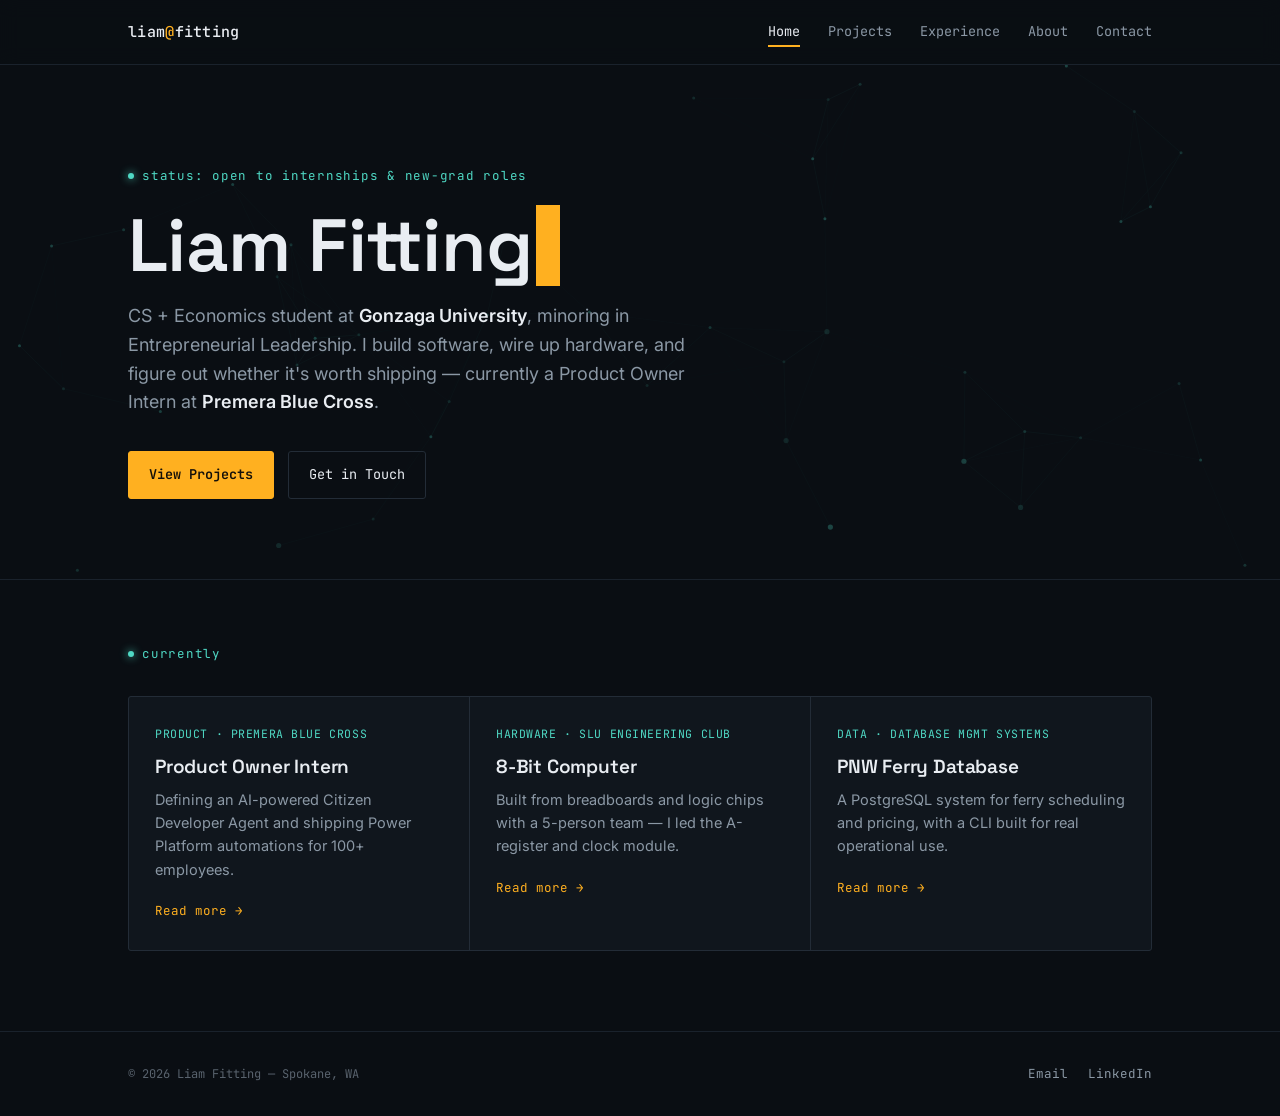
<file: index.html>
<!DOCTYPE html>
<html lang="en">
<head>
<meta charset="UTF-8">
<meta name="viewport" content="width=device-width, initial-scale=1.0">
<title>Liam Fitting — CS + Economics, Gonzaga University</title>
<meta name="description" content="Liam Fitting — Computer Science & Economics student at Gonzaga University. Building at the intersection of software, hardware, and business.">
<link rel="stylesheet" href="style.css">
</head>
<body>

<nav class="site-nav">
  <div class="wrap">
    <a href="index.html" class="nav-logo">liam<span>@</span>fitting</a>
    <button class="nav-toggle" aria-label="Toggle navigation">MENU</button>
    <ul class="nav-links">
      <li><a href="index.html">Home</a></li>
      <li><a href="projects.html">Projects</a></li>
      <li><a href="experience.html">Experience</a></li>
      <li><a href="about.html">About</a></li>
      <li><a href="contact.html">Contact</a></li>
    </ul>
  </div>
</nav>

<header class="hero">
  <canvas id="circuit-canvas" aria-hidden="true"></canvas>
  <div class="wrap">
    <span class="eyebrow">status: open to internships & new-grad roles</span>
    <h1 class="hero-title" data-typewriter="Liam Fitting"></h1>
    <p class="hero-sub">
      CS + Economics student at <strong>Gonzaga University</strong>, minoring in
      Entrepreneurial Leadership. I build software, wire up hardware, and figure out
      whether it's worth shipping — currently a Product Owner Intern at
      <strong>Premera Blue Cross</strong>.
    </p>
    <div class="btn-row">
      <a href="projects.html" class="btn btn-primary">View Projects</a>
      <a href="contact.html" class="btn btn-ghost">Get in Touch</a>
    </div>
  </div>
</header>

<main>
  <section class="signal">
    <div class="wrap">
      <div class="signal-head">
        <span class="eyebrow">currently</span>
      </div>
      <div class="signal-grid">
        <article class="signal-card">
          <span class="tag">PRODUCT · PREMERA BLUE CROSS</span>
          <h3>Product Owner Intern</h3>
          <p>Defining an AI-powered Citizen Developer Agent and shipping Power Platform automations for 100+ employees.</p>
          <a href="experience.html">Read more →</a>
        </article>
        <article class="signal-card">
          <span class="tag">HARDWARE · SLU ENGINEERING CLUB</span>
          <h3>8-Bit Computer</h3>
          <p>Built from breadboards and logic chips with a 5-person team — I led the A-register and clock module.</p>
          <a href="projects.html">Read more →</a>
        </article>
        <article class="signal-card">
          <span class="tag">DATA · DATABASE MGMT SYSTEMS</span>
          <h3>PNW Ferry Database</h3>
          <p>A PostgreSQL system for ferry scheduling and pricing, with a CLI built for real operational use.</p>
          <a href="projects.html">Read more →</a>
        </article>
      </div>
    </div>
  </section>
</main>

<footer class="site-footer">
  <div class="wrap">
    <span class="mono">© 2026 Liam Fitting — Spokane, WA</span>
    <ul class="footer-links">
      <li><a href="mailto:lgfitting@gmail.com">Email</a></li>
      <li><a href="https://www.linkedin.com/in/liam-fitting" target="_blank" rel="noopener">LinkedIn</a></li>
    </ul>
  </div>
</footer>

<script src="script.js"></script>
</body>
</html>
</file>
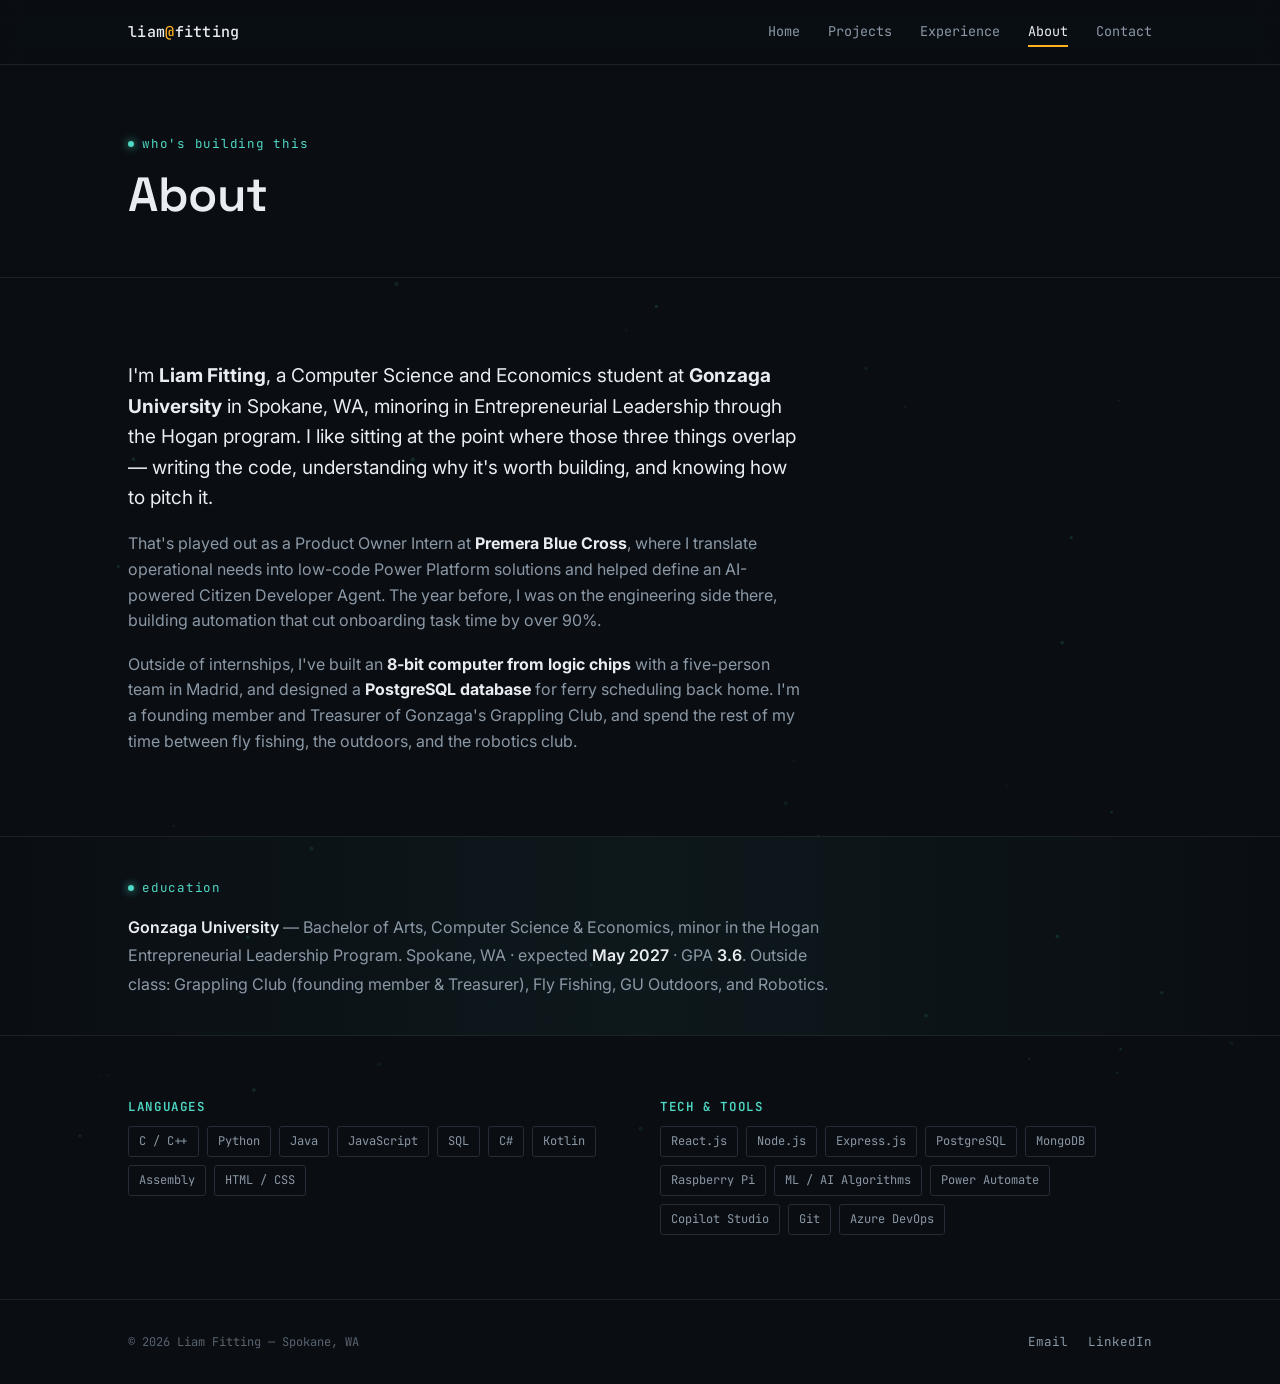
<file: about.html>
<!DOCTYPE html>
<html lang="en">
<head>
<meta charset="UTF-8">
<meta name="viewport" content="width=device-width, initial-scale=1.0">
<title>About — Liam Fitting</title>
<meta name="description" content="About Liam Fitting: Computer Science & Economics student at Gonzaga University, minor in Entrepreneurial Leadership.">
<link rel="stylesheet" href="style.css">
</head>
<body>

<nav class="site-nav">
  <div class="wrap">
    <a href="index.html" class="nav-logo">liam<span>@</span>fitting</a>
    <button class="nav-toggle" aria-label="Toggle navigation">MENU</button>
    <ul class="nav-links">
      <li><a href="index.html">Home</a></li>
      <li><a href="projects.html">Projects</a></li>
      <li><a href="experience.html">Experience</a></li>
      <li><a href="about.html">About</a></li>
      <li><a href="contact.html">Contact</a></li>
    </ul>
  </div>
</nav>

<header class="page-head">
  <div class="wrap">
    <span class="eyebrow">who's building this</span>
    <h1>About</h1>
  </div>
</header>

<main class="about-page">
  <canvas id="about-ambient" aria-hidden="true"></canvas>

  <section class="section about-bio">
    <div class="wrap">
      <p class="lede">
        I'm <strong>Liam Fitting</strong>, a Computer Science and Economics student at
        <strong>Gonzaga University</strong> in Spokane, WA, minoring in Entrepreneurial
        Leadership through the Hogan program. I like sitting at the point where those three
        things overlap — writing the code, understanding why it's worth building, and knowing
        how to pitch it.
      </p>
      <p>
        That's played out as a Product Owner Intern at <strong>Premera Blue Cross</strong>,
        where I translate operational needs into low-code Power Platform solutions and helped
        define an AI-powered Citizen Developer Agent. The year before, I was on the engineering
        side there, building automation that cut onboarding task time by over 90%.
      </p>
      <p>
        Outside of internships, I've built an <strong>8-bit computer from logic chips</strong>
        with a five-person team in Madrid, and designed a <strong>PostgreSQL database</strong>
        for ferry scheduling back home. I'm a founding member and Treasurer of Gonzaga's
        Grappling Club, and spend the rest of my time between fly fishing, the outdoors, and
        the robotics club.
      </p>
    </div>
  </section>

  <section class="edu-trace">
    <div class="wrap edu-trace-inner">
      <span class="eyebrow">education</span>
      <p class="edu-sentence">
        <strong>Gonzaga University</strong> — Bachelor of Arts, Computer Science &amp; Economics,
        minor in the Hogan Entrepreneurial Leadership Program. Spokane, WA · expected
        <strong>May 2027</strong> · GPA <strong>3.6</strong>. Outside class: Grappling Club
        (founding member &amp; Treasurer), Fly Fishing, GU Outdoors, and Robotics.
      </p>
    </div>
  </section>

  <section class="section">
    <div class="wrap">
      <div class="skills-flow">
        <div class="skill-block">
          <h3>Languages</h3>
          <div class="chip-row">
            <span class="chip">C / C++</span>
            <span class="chip">Python</span>
            <span class="chip">Java</span>
            <span class="chip">JavaScript</span>
            <span class="chip">SQL</span>
            <span class="chip">C#</span>
            <span class="chip">Kotlin</span>
            <span class="chip">Assembly</span>
            <span class="chip">HTML / CSS</span>
          </div>
        </div>

        <div class="skill-block">
          <h3>Tech &amp; Tools</h3>
          <div class="chip-row">
            <span class="chip">React.js</span>
            <span class="chip">Node.js</span>
            <span class="chip">Express.js</span>
            <span class="chip">PostgreSQL</span>
            <span class="chip">MongoDB</span>
            <span class="chip">Raspberry Pi</span>
            <span class="chip">ML / AI Algorithms</span>
            <span class="chip">Power Automate</span>
            <span class="chip">Copilot Studio</span>
            <span class="chip">Git</span>
            <span class="chip">Azure DevOps</span>
          </div>
        </div>
      </div>
    </div>
  </section>
</main>

<footer class="site-footer">
  <div class="wrap">
    <span class="mono">© 2026 Liam Fitting — Spokane, WA</span>
    <ul class="footer-links">
      <li><a href="mailto:lgfitting@gmail.com">Email</a></li>
      <li><a href="https://www.linkedin.com/in/liam-fitting" target="_blank" rel="noopener">LinkedIn</a></li>
    </ul>
  </div>
</footer>

<script src="script.js"></script>
</body>
</html>
</file>
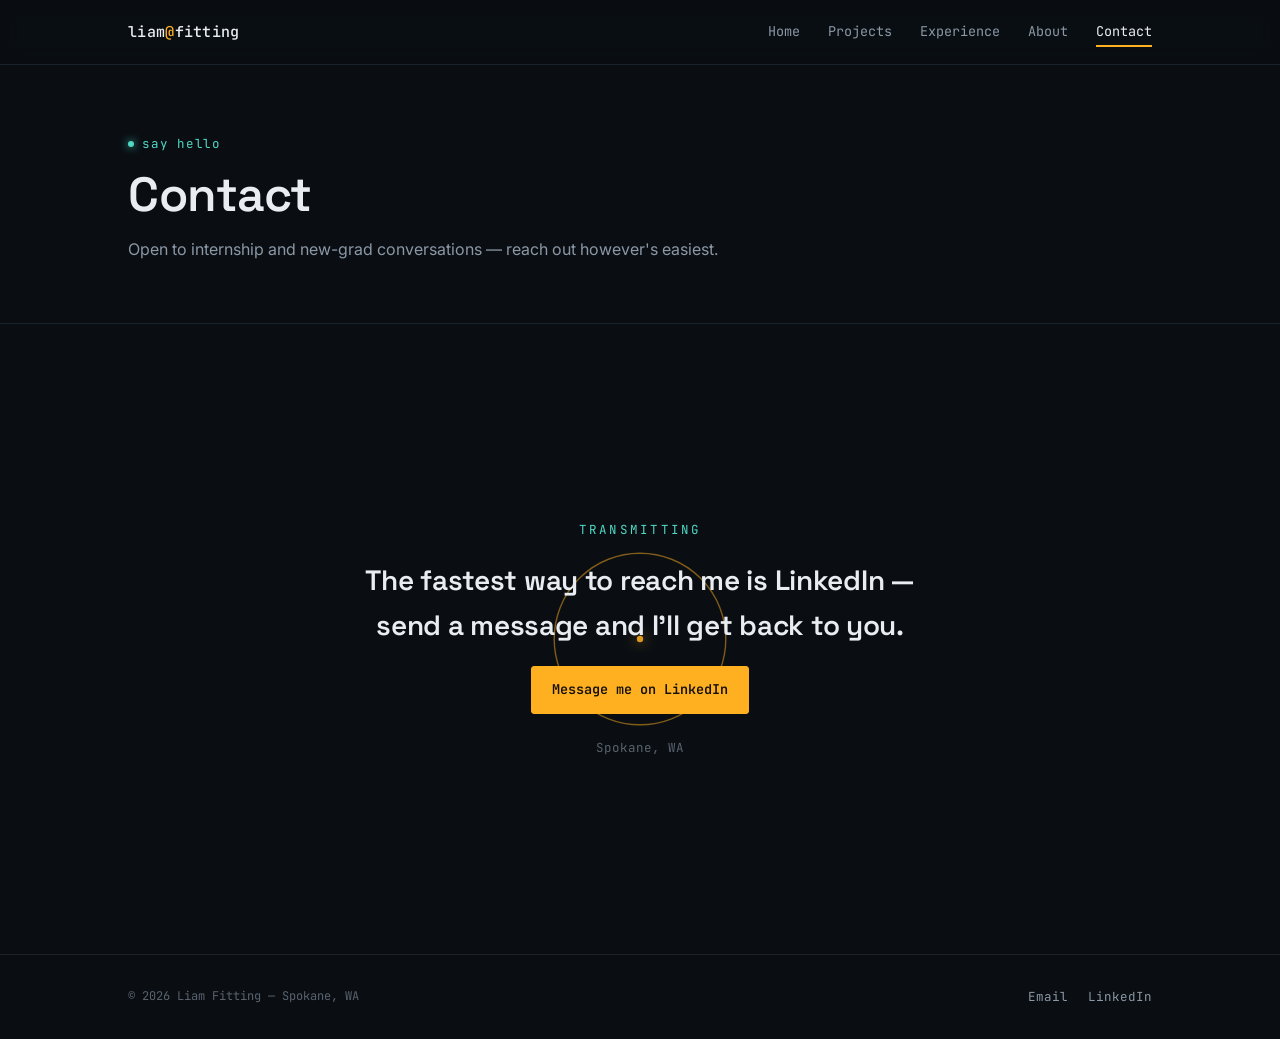
<file: contact.html>
<!DOCTYPE html>
<html lang="en">
<head>
<meta charset="UTF-8">
<meta name="viewport" content="width=device-width, initial-scale=1.0">
<title>Contact — Liam Fitting</title>
<meta name="description" content="Get in touch with Liam Fitting on LinkedIn.">
<link rel="stylesheet" href="style.css">
</head>
<body>

<nav class="site-nav">
  <div class="wrap">
    <a href="index.html" class="nav-logo">liam<span>@</span>fitting</a>
    <button class="nav-toggle" aria-label="Toggle navigation">MENU</button>
    <ul class="nav-links">
      <li><a href="index.html">Home</a></li>
      <li><a href="projects.html">Projects</a></li>
      <li><a href="experience.html">Experience</a></li>
      <li><a href="about.html">About</a></li>
      <li><a href="contact.html">Contact</a></li>
    </ul>
  </div>
</nav>

<header class="page-head">
  <div class="wrap">
    <span class="eyebrow">say hello</span>
    <h1>Contact</h1>
    <p>Open to internship and new-grad conversations — reach out however's easiest.</p>
  </div>
</header>

<main>
  <section class="beacon-section">
    <canvas id="beacon-canvas" aria-hidden="true"></canvas>
    <div class="wrap beacon-wrap">
      <span class="mono beacon-label">TRANSMITTING</span>
      <p class="beacon-text">The fastest way to reach me is LinkedIn — send a message and I'll get back to you.</p>
      <a class="btn btn-primary" href="https://www.linkedin.com/in/liam-fitting" target="_blank" rel="noopener">Message me on LinkedIn</a>
      <span class="mono beacon-location">Spokane, WA</span>
    </div>
  </section>
</main>

<footer class="site-footer">
  <div class="wrap">
    <span class="mono">© 2026 Liam Fitting — Spokane, WA</span>
    <ul class="footer-links">
      <li><a href="mailto:lgfitting@gmail.com">Email</a></li>
      <li><a href="https://www.linkedin.com/in/liam-fitting" target="_blank" rel="noopener">LinkedIn</a></li>
    </ul>
  </div>
</footer>

<script src="script.js"></script>
</body>
</html>
</file>
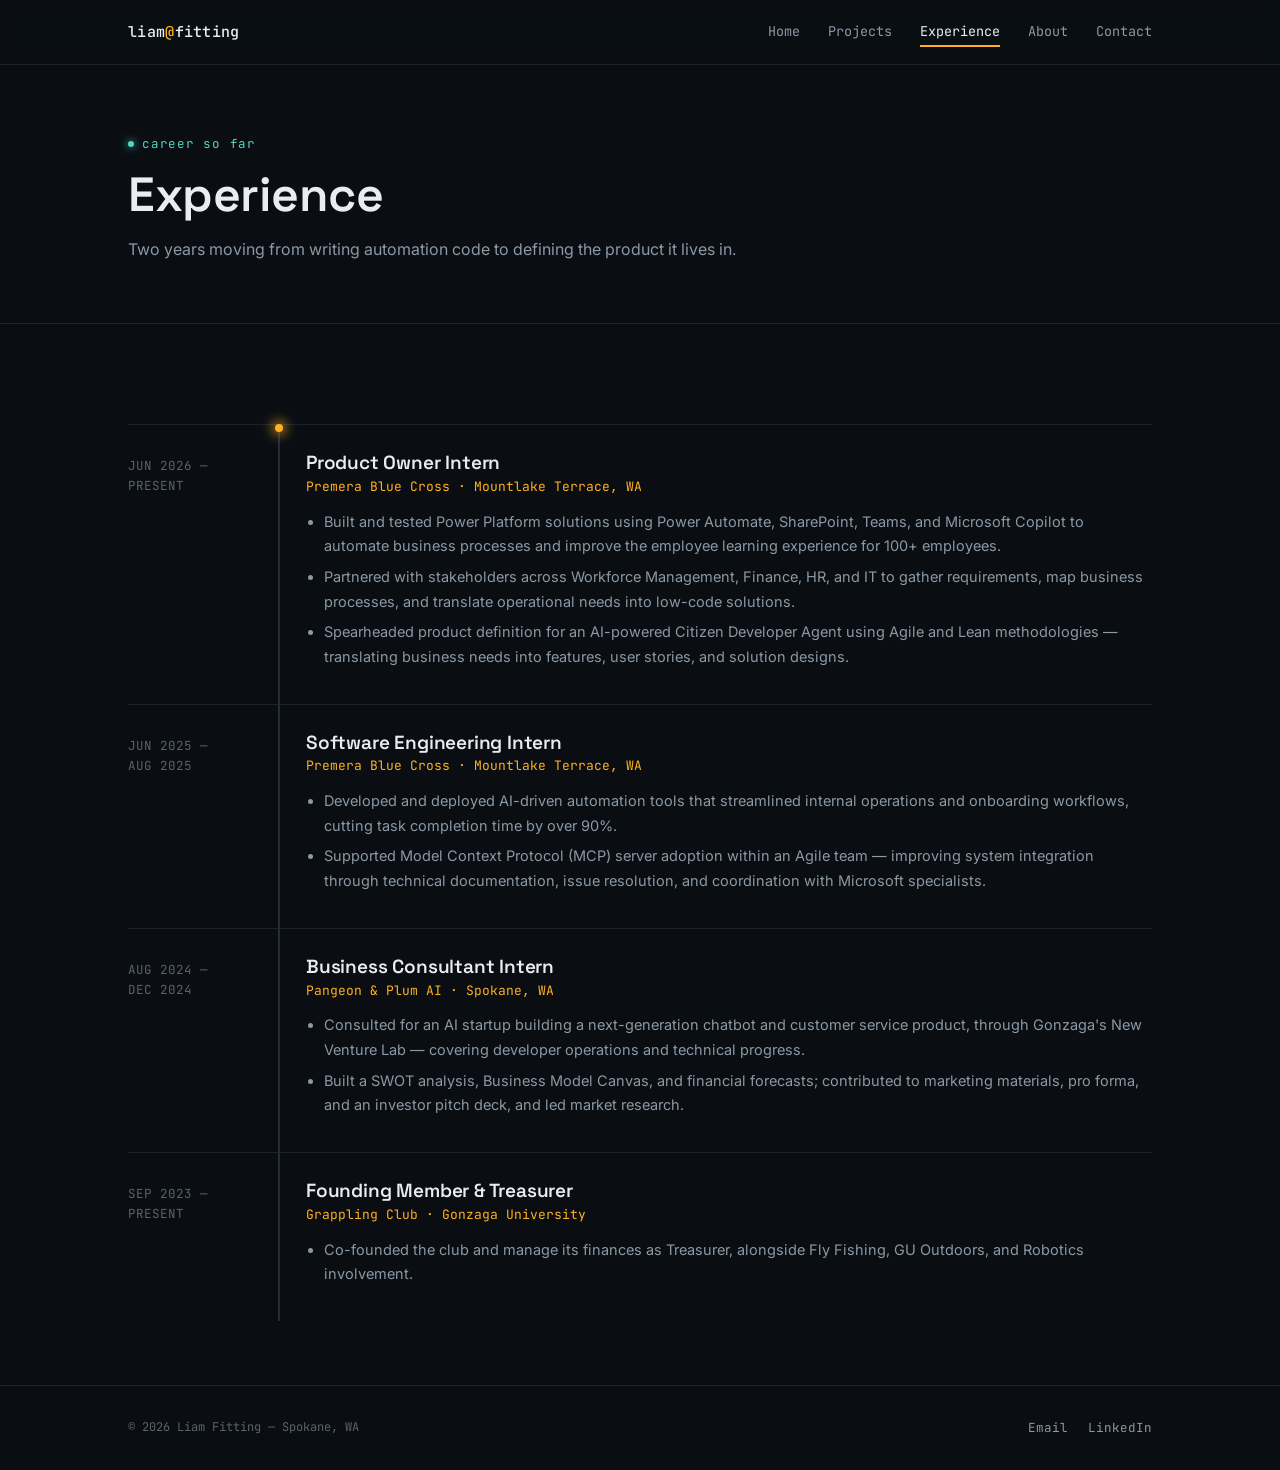
<file: experience.html>
<!DOCTYPE html>
<html lang="en">
<head>
<meta charset="UTF-8">
<meta name="viewport" content="width=device-width, initial-scale=1.0">
<title>Experience — Liam Fitting</title>
<meta name="description" content="Professional experience: Product Owner and Software Engineering internships at Premera Blue Cross, and a business consulting role at Pangeon & Plum AI.">
<link rel="stylesheet" href="style.css">
</head>
<body>

<nav class="site-nav">
  <div class="wrap">
    <a href="index.html" class="nav-logo">liam<span>@</span>fitting</a>
    <button class="nav-toggle" aria-label="Toggle navigation">MENU</button>
    <ul class="nav-links">
      <li><a href="index.html">Home</a></li>
      <li><a href="projects.html">Projects</a></li>
      <li><a href="experience.html">Experience</a></li>
      <li><a href="about.html">About</a></li>
      <li><a href="contact.html">Contact</a></li>
    </ul>
  </div>
</nav>

<header class="page-head">
  <div class="wrap">
    <span class="eyebrow">career so far</span>
    <h1>Experience</h1>
    <p>Two years moving from writing automation code to defining the product it lives in.</p>
  </div>
</header>

<main>
  <section class="section">
    <div class="wrap">
      <div class="timeline">
        <div class="timeline-track" aria-hidden="true"><div class="timeline-pulse"></div></div>

        <div class="timeline-item">
          <div class="timeline-date">JUN 2026 —<br>PRESENT</div>
          <div class="timeline-role">
            <h3>Product Owner Intern</h3>
            <span class="timeline-org">Premera Blue Cross · Mountlake Terrace, WA</span>
            <ul>
              <li>Built and tested Power Platform solutions using Power Automate, SharePoint, Teams, and Microsoft Copilot to automate business processes and improve the employee learning experience for 100+ employees.</li>
              <li>Partnered with stakeholders across Workforce Management, Finance, HR, and IT to gather requirements, map business processes, and translate operational needs into low-code solutions.</li>
              <li>Spearheaded product definition for an AI-powered Citizen Developer Agent using Agile and Lean methodologies — translating business needs into features, user stories, and solution designs.</li>
            </ul>
          </div>
        </div>

        <div class="timeline-item">
          <div class="timeline-date">JUN 2025 —<br>AUG 2025</div>
          <div class="timeline-role">
            <h3>Software Engineering Intern</h3>
            <span class="timeline-org">Premera Blue Cross · Mountlake Terrace, WA</span>
            <ul>
              <li>Developed and deployed AI-driven automation tools that streamlined internal operations and onboarding workflows, cutting task completion time by over 90%.</li>
              <li>Supported Model Context Protocol (MCP) server adoption within an Agile team — improving system integration through technical documentation, issue resolution, and coordination with Microsoft specialists.</li>
            </ul>
          </div>
        </div>

        <div class="timeline-item">
          <div class="timeline-date">AUG 2024 —<br>DEC 2024</div>
          <div class="timeline-role">
            <h3>Business Consultant Intern</h3>
            <span class="timeline-org">Pangeon &amp; Plum AI · Spokane, WA</span>
            <ul>
              <li>Consulted for an AI startup building a next-generation chatbot and customer service product, through Gonzaga's New Venture Lab — covering developer operations and technical progress.</li>
              <li>Built a SWOT analysis, Business Model Canvas, and financial forecasts; contributed to marketing materials, pro forma, and an investor pitch deck, and led market research.</li>
            </ul>
          </div>
        </div>

        <div class="timeline-item">
          <div class="timeline-date">SEP 2023 —<br>PRESENT</div>
          <div class="timeline-role">
            <h3>Founding Member &amp; Treasurer</h3>
            <span class="timeline-org">Grappling Club · Gonzaga University</span>
            <ul>
              <li>Co-founded the club and manage its finances as Treasurer, alongside Fly Fishing, GU Outdoors, and Robotics involvement.</li>
            </ul>
          </div>
        </div>

      </div>
    </div>
  </section>
</main>

<footer class="site-footer">
  <div class="wrap">
    <span class="mono">© 2026 Liam Fitting — Spokane, WA</span>
    <ul class="footer-links">
      <li><a href="mailto:lgfitting@gmail.com">Email</a></li>
      <li><a href="https://www.linkedin.com/in/liam-fitting" target="_blank" rel="noopener">LinkedIn</a></li>
    </ul>
  </div>
</footer>

<script src="script.js"></script>
</body>
</html>
</file>
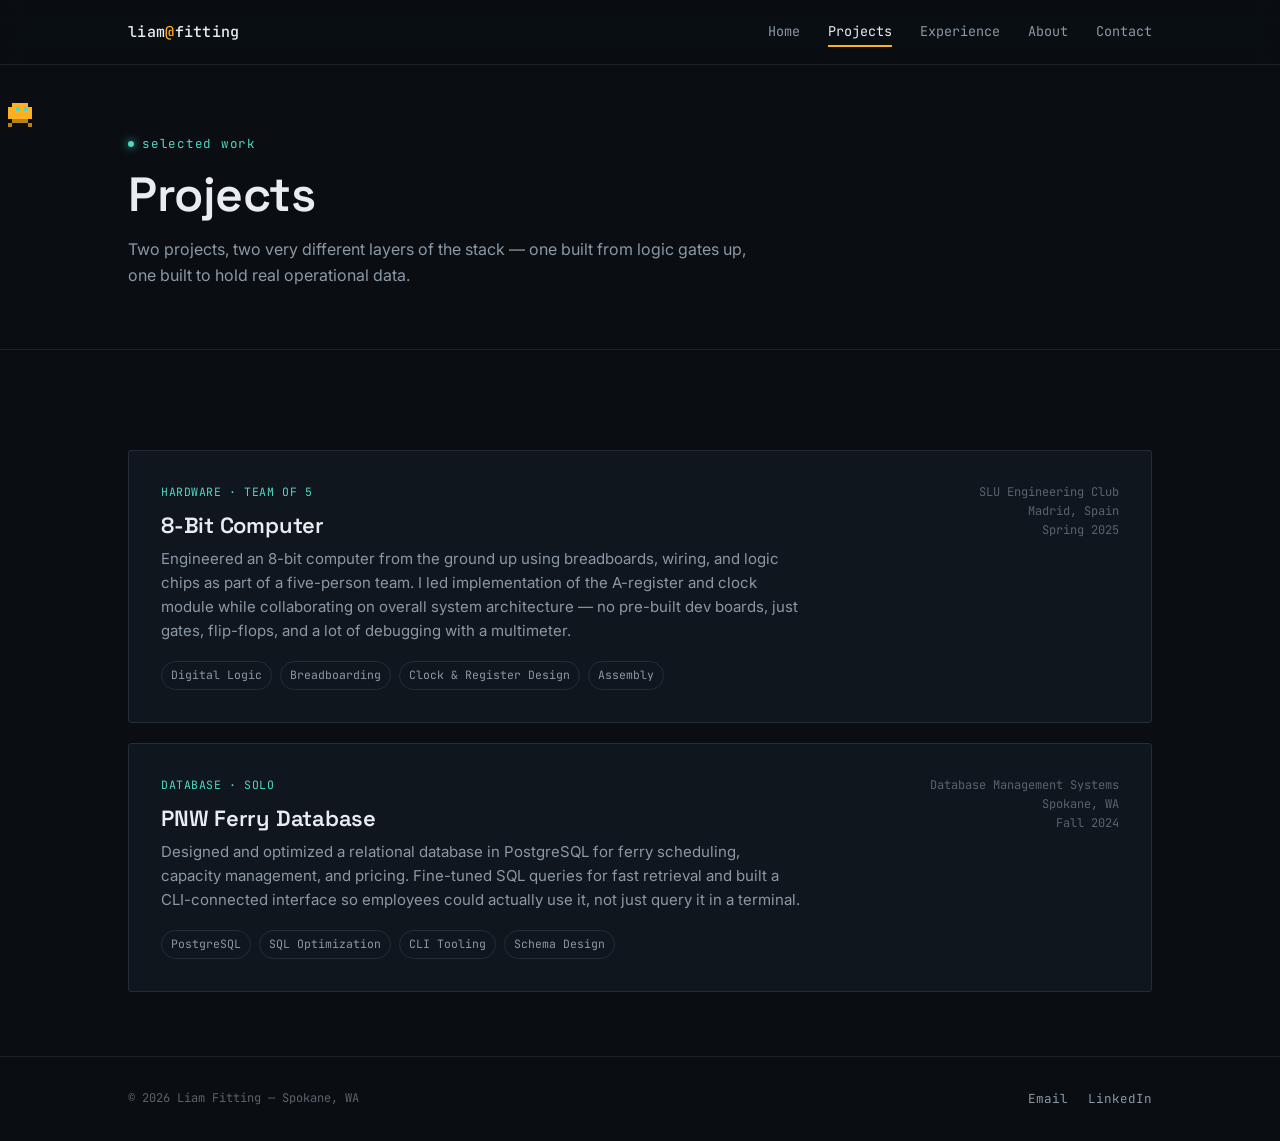
<file: projects.html>
<!DOCTYPE html>
<html lang="en">
<head>
<meta charset="UTF-8">
<meta name="viewport" content="width=device-width, initial-scale=1.0">
<title>Projects — Liam Fitting</title>
<meta name="description" content="Projects by Liam Fitting: an 8-bit computer built from logic chips, and a PostgreSQL ferry scheduling database.">
<link rel="stylesheet" href="style.css">
</head>
<body>

<nav class="site-nav">
  <div class="wrap">
    <a href="index.html" class="nav-logo">liam<span>@</span>fitting</a>
    <button class="nav-toggle" aria-label="Toggle navigation">MENU</button>
    <ul class="nav-links">
      <li><a href="index.html">Home</a></li>
      <li><a href="projects.html">Projects</a></li>
      <li><a href="experience.html">Experience</a></li>
      <li><a href="about.html">About</a></li>
      <li><a href="contact.html">Contact</a></li>
    </ul>
  </div>
</nav>

<header class="page-head page-head--projects">
  <div class="wrap">
    <span class="eyebrow">selected work</span>
    <h1>Projects</h1>
    <p>Two projects, two very different layers of the stack — one built from logic gates up, one built to hold real operational data.</p>
  </div>
  <div class="pixel-bot" aria-hidden="true">
    <div class="pixel-bot-walk">
      <div class="pixel-bot-sprite"></div>
    </div>
  </div>
</header>

<main>
  <section class="section">
    <div class="wrap">
      <div class="projects-list">

        <article class="project-card">
          <div>
            <span class="tag">HARDWARE · TEAM OF 5</span>
            <h3>8-Bit Computer</h3>
            <p>
              Engineered an 8-bit computer from the ground up using breadboards, wiring, and logic chips
              as part of a five-person team. I led implementation of the A-register and clock module
              while collaborating on overall system architecture — no pre-built dev boards, just gates,
              flip-flops, and a lot of debugging with a multimeter.
            </p>
            <div class="stack">
              <span>Digital Logic</span>
              <span>Breadboarding</span>
              <span>Clock &amp; Register Design</span>
              <span>Assembly</span>
            </div>
          </div>
          <div class="project-meta">SLU Engineering Club<br>Madrid, Spain<br>Spring 2025</div>
        </article>

        <article class="project-card">
          <div>
            <span class="tag">DATABASE · SOLO</span>
            <h3>PNW Ferry Database</h3>
            <p>
              Designed and optimized a relational database in PostgreSQL for ferry scheduling, capacity
              management, and pricing. Fine-tuned SQL queries for fast retrieval and built a CLI-connected
              interface so employees could actually use it, not just query it in a terminal.
            </p>
            <div class="stack">
              <span>PostgreSQL</span>
              <span>SQL Optimization</span>
              <span>CLI Tooling</span>
              <span>Schema Design</span>
            </div>
          </div>
          <div class="project-meta">Database Management Systems<br>Spokane, WA<br>Fall 2024</div>
        </article>

      </div>
    </div>
  </section>
</main>

<footer class="site-footer">
  <div class="wrap">
    <span class="mono">© 2026 Liam Fitting — Spokane, WA</span>
    <ul class="footer-links">
      <li><a href="mailto:lgfitting@gmail.com">Email</a></li>
      <li><a href="https://www.linkedin.com/in/liam-fitting" target="_blank" rel="noopener">LinkedIn</a></li>
    </ul>
  </div>
</footer>

<script src="script.js"></script>
</body>
</html>
</file>
<file: style.css>
/* ==========================================================================
   Liam Fitting — Design tokens
   Retro-phosphor / circuit-board direction: dark charcoal-blue base,
   amber CRT accent (primary), teal trace accent (secondary).
   Display: Space Grotesk · Body: Inter · Mono/utility: JetBrains Mono
   ========================================================================== */

@import url('https://fonts.googleapis.com/css2?family=Space+Grotesk:wght@500;600;700&family=Inter:wght@400;500;600;700&family=JetBrains+Mono:wght@400;500;600&display=swap');

:root{
  --bg: #0a0e13;
  --bg-panel: #10161d;
  --bg-panel-2: #171f28;
  --border: #232c37;
  --border-soft: #1a222c;

  --text: #e9edf2;
  --text-dim: #8b98a5;
  --text-faint: #59636e;

  --amber: #ffb020;
  --amber-dim: #b9821c;
  --teal: #4fd8c4;
  --teal-dim: #2e8f81;
  --red: #ff6b5e;

  --display: 'Space Grotesk', sans-serif;
  --body: 'Inter', sans-serif;
  --mono: 'JetBrains Mono', monospace;

  --max-w: 1080px;
  --radius: 3px;
}

*{ box-sizing: border-box; }
html{ scroll-behavior: smooth; }

body{
  margin: 0;
  background: var(--bg);
  color: var(--text);
  font-family: var(--body);
  font-size: 16px;
  line-height: 1.6;
  -webkit-font-smoothing: antialiased;
}

@media (prefers-reduced-motion: reduce){
  html{ scroll-behavior: auto; }
  *{ animation-duration: 0.001ms !important; animation-iteration-count: 1 !important; transition-duration: 0.001ms !important; }
}

a{ color: inherit; text-decoration: none; }
img{ max-width: 100%; display: block; }

:focus-visible{
  outline: 2px solid var(--amber);
  outline-offset: 3px;
}

.wrap{
  max-width: var(--max-w);
  margin: 0 auto;
  padding: 0 28px;
}

/* ---- typography helpers ---- */
h1, h2, h3{
  font-family: var(--display);
  font-weight: 600;
  line-height: 1.1;
  margin: 0;
  letter-spacing: -0.01em;
}

.eyebrow{
  font-family: var(--mono);
  font-size: 12.5px;
  letter-spacing: 0.06em;
  color: var(--teal);
  text-transform: none;
  display: inline-flex;
  align-items: center;
  gap: 8px;
}
.eyebrow::before{
  content: '';
  width: 6px; height: 6px;
  background: var(--teal);
  border-radius: 50%;
  box-shadow: 0 0 8px var(--teal);
}

.mono{ font-family: var(--mono); }

/* ---- nav ---- */
.site-nav{
  position: sticky;
  top: 0;
  z-index: 50;
  background: rgba(10,14,19,0.86);
  backdrop-filter: blur(10px);
  border-bottom: 1px solid var(--border-soft);
}
.site-nav .wrap{
  display: flex;
  align-items: center;
  justify-content: space-between;
  height: 64px;
}
.nav-logo{
  font-family: var(--mono);
  font-size: 15px;
  font-weight: 500;
  color: var(--text);
  letter-spacing: 0.02em;
}
.nav-logo span{ color: var(--amber); }

.nav-links{
  display: flex;
  gap: 28px;
  list-style: none;
  margin: 0; padding: 0;
  font-family: var(--mono);
  font-size: 13.5px;
}
.nav-links a{
  color: var(--text-dim);
  position: relative;
  padding: 4px 0;
  transition: color 0.15s ease;
}
.nav-links a:hover, .nav-links a.active{ color: var(--text); }
.nav-links a.active::after{
  content:'';
  position: absolute;
  left: 0; right: 0; bottom: -3px;
  height: 2px;
  background: var(--amber);
}
.nav-toggle{ display: none; }

@media (max-width: 720px){
  .nav-links{
    position: fixed;
    top: 64px; left: 0; right: 0;
    background: var(--bg-panel);
    border-bottom: 1px solid var(--border);
    flex-direction: column;
    gap: 0;
    padding: 8px 28px 18px;
    transform: translateY(-8px);
    opacity: 0;
    pointer-events: none;
    transition: all 0.18s ease;
  }
  .nav-links.open{ transform: translateY(0); opacity: 1; pointer-events: auto; }
  .nav-links li{ border-bottom: 1px solid var(--border-soft); }
  .nav-links a{ display: block; padding: 12px 0; }
  .nav-toggle{
    display: block;
    background: none; border: 1px solid var(--border);
    color: var(--text); font-family: var(--mono); font-size: 13px;
    padding: 6px 10px; border-radius: var(--radius); cursor: pointer;
  }
}

/* ---- buttons ---- */
.btn{
  display: inline-flex;
  align-items: center;
  gap: 8px;
  font-family: var(--mono);
  font-size: 13.5px;
  padding: 12px 20px;
  border-radius: var(--radius);
  border: 1px solid var(--border);
  cursor: pointer;
  transition: border-color 0.15s ease, transform 0.15s ease, background 0.15s ease;
}
.btn-primary{
  background: var(--amber);
  color: #14100a;
  border-color: var(--amber);
  font-weight: 600;
}
.btn-primary:hover{ transform: translateY(-1px); box-shadow: 0 6px 20px -6px rgba(255,176,32,0.5); }
.btn-ghost{ color: var(--text); background: transparent; }
.btn-ghost:hover{ border-color: var(--teal); color: var(--teal); }

.btn-row{ display: flex; gap: 14px; flex-wrap: wrap; }

/* ---- hero (home) ---- */
.hero{
  position: relative;
  padding: 96px 0 80px;
  overflow: hidden;
  border-bottom: 1px solid var(--border-soft);
}
#circuit-canvas{
  position: absolute;
  inset: 0;
  width: 100%; height: 100%;
  z-index: 0;
  opacity: 0.55;
}
.hero .wrap{ position: relative; z-index: 1; }

.hero-title{
  font-size: clamp(40px, 7vw, 74px);
  margin: 18px 0 16px;
}
.hero-title .cursor{
  display: inline-block;
  width: 0.5ch;
  background: var(--amber);
  margin-left: 4px;
  animation: blink 1s steps(1) infinite;
}
@keyframes blink{ 50%{ opacity: 0; } }

.hero-sub{
  font-size: 18px;
  color: var(--text-dim);
  max-width: 560px;
  margin: 0 0 34px;
}
.hero-sub strong{ color: var(--text); font-weight: 600; }

/* ---- signal cards (home highlights) ---- */
.signal{
  padding: 64px 0 80px;
}
.signal-head{
  display: flex;
  align-items: baseline;
  justify-content: space-between;
  margin-bottom: 32px;
  flex-wrap: wrap;
  gap: 12px;
}
.signal-grid{
  display: grid;
  grid-template-columns: repeat(3, 1fr);
  gap: 1px;
  background: var(--border);
  border: 1px solid var(--border);
  border-radius: var(--radius);
  overflow: hidden;
}
@media (max-width: 780px){ .signal-grid{ grid-template-columns: 1fr; } }

.signal-card{
  background: var(--bg-panel);
  padding: 28px 26px;
  transition: background 0.2s ease;
}
.signal-card:hover{ background: var(--bg-panel-2); }
.signal-card .tag{
  font-family: var(--mono);
  font-size: 11.5px;
  color: var(--teal);
  letter-spacing: 0.05em;
  margin-bottom: 14px;
  display: block;
}
.signal-card h3{ font-size: 19px; margin-bottom: 10px; }
.signal-card p{ color: var(--text-dim); font-size: 14.5px; margin: 0 0 16px; }
.signal-card a{
  font-family: var(--mono);
  font-size: 12.5px;
  color: var(--amber);
}
.signal-card a:hover{ text-decoration: underline; }

/* ---- generic page header (non-home pages) ---- */
.page-head{
  padding: 64px 0 44px;
  border-bottom: 1px solid var(--border-soft);
}
.page-head h1{ font-size: clamp(32px, 5vw, 48px); margin: 14px 0 12px; }
.page-head p{ color: var(--text-dim); max-width: 620px; font-size: 16px; }

/* ---- section ---- */
.section{ padding: 64px 0; }
.section + .section{ border-top: 1px solid var(--border-soft); }
.section-title{ font-size: 13px; }

/* ---- timeline (experience) ---- */
/* A signal pulse travels the spine of the timeline — career as current
   flowing through a circuit, matching the homepage's traces. */
.timeline{ position: relative; display: flex; flex-direction: column; gap: 0; margin-top: 36px; }
.timeline-track{
  position: absolute;
  top: 0; bottom: 0;
  left: 150px;
  width: 2px;
  background: var(--border);
}
.timeline-pulse{
  position: absolute;
  left: -3px;
  width: 8px; height: 8px;
  border-radius: 50%;
  background: var(--amber);
  box-shadow: 0 0 12px 3px rgba(255,176,32,0.7), 0 -18px 24px -4px rgba(255,176,32,0.35);
  animation: pulse-travel 5s ease-in-out infinite;
}
@keyframes pulse-travel{
  0%{ top: 0%; opacity: 0; }
  8%{ opacity: 1; }
  92%{ opacity: 1; }
  100%{ top: 100%; opacity: 0; }
}
@media (max-width: 640px){ .timeline-track{ display: none; } }
@media (prefers-reduced-motion: reduce){ .timeline-pulse{ animation: none; top: 40%; opacity: 0.8; } }
.timeline-item{
  display: grid;
  grid-template-columns: 150px 1fr;
  gap: 28px;
  padding: 28px 0;
  border-top: 1px solid var(--border-soft);
}
.timeline-item:first-child{ border-top: none; }
@media (max-width: 640px){ .timeline-item{ grid-template-columns: 1fr; gap: 8px; } }

.timeline-date{
  font-family: var(--mono);
  font-size: 12.5px;
  color: var(--text-faint);
  padding-top: 3px;
}
.timeline-role h3{ font-size: 19px; margin-bottom: 3px; }
.timeline-org{
  font-family: var(--mono);
  font-size: 13px;
  color: var(--amber);
  margin-bottom: 12px;
  display: block;
}
.timeline-role ul{
  margin: 0; padding-left: 18px;
  color: var(--text-dim);
  font-size: 14.5px;
  line-height: 1.7;
}
.timeline-role li{ margin-bottom: 6px; }

/* ---- pixel-bot mascot (projects page) ---- */
/* Built from box-shadow "pixels" — a nod to the 8-bit computer project. */
.page-head--projects{ position: relative; overflow: hidden; }
.pixel-bot{
  position: absolute;
  top: 38px;
  left: 0;
  width: 100%;
  height: 32px;
  pointer-events: none;
}
.pixel-bot-walk{
  position: absolute;
  width: 4px; height: 4px;
  left: 0;
  animation: bot-walk 9s ease-in-out infinite;
}
.pixel-bot-sprite{
  position: absolute;
  width: 4px; height: 4px;
  left: 0;
  animation: bot-bob 0.6s ease-in-out infinite;
  box-shadow:
    12px 0 0 var(--amber), 16px 0 0 var(--amber), 20px 0 0 var(--amber), 24px 0 0 var(--amber),
    8px 4px 0 var(--amber), 12px 4px 0 var(--amber), 16px 4px 0 var(--teal), 20px 4px 0 var(--amber), 24px 4px 0 var(--teal), 28px 4px 0 var(--amber),
    8px 8px 0 var(--amber), 12px 8px 0 var(--amber), 16px 8px 0 var(--amber), 20px 8px 0 var(--amber), 24px 8px 0 var(--amber), 28px 8px 0 var(--amber),
    8px 12px 0 var(--amber), 12px 12px 0 var(--amber), 16px 12px 0 var(--amber), 20px 12px 0 var(--amber), 24px 12px 0 var(--amber), 28px 12px 0 var(--amber),
    12px 16px 0 var(--amber-dim), 16px 16px 0 var(--amber-dim), 20px 16px 0 var(--amber-dim), 24px 16px 0 var(--amber-dim),
    8px 20px 0 var(--amber-dim), 28px 20px 0 var(--amber-dim);
}
@keyframes bot-walk{
  0%{ transform: translateX(0); }
  45%{ transform: translateX(calc(min(70vw, 640px))); }
  50%{ transform: translateX(calc(min(70vw, 640px))); }
  95%{ transform: translateX(0); }
  100%{ transform: translateX(0); }
}
@keyframes bot-bob{
  0%, 100%{ transform: translateY(0); }
  50%{ transform: translateY(-3px); }
}
@media (max-width: 780px){ .pixel-bot{ display: none; } }
@media (prefers-reduced-motion: reduce){
  .pixel-bot-walk, .pixel-bot-sprite{ animation: none; }
  .pixel-bot-walk{ left: 16px; }
}

/* ---- project cards (projects page) ---- */
.projects-list{ display: flex; flex-direction: column; gap: 20px; margin-top: 36px; }
.project-card{
  border: 1px solid var(--border);
  border-radius: var(--radius);
  padding: 32px;
  background: var(--bg-panel);
  display: grid;
  grid-template-columns: 1fr auto;
  gap: 20px;
  align-items: start;
}
@media (max-width: 640px){ .project-card{ grid-template-columns: 1fr; } }
.project-card .tag{
  font-family: var(--mono); font-size: 11.5px; color: var(--teal);
  letter-spacing: 0.05em; display:block; margin-bottom: 12px;
}
.project-card h3{ font-size: 22px; margin-bottom: 10px; }
.project-card p{ color: var(--text-dim); font-size: 15px; max-width: 640px; margin: 0 0 18px;}
.stack{ display: flex; flex-wrap: wrap; gap: 8px; }
.stack span{
  font-family: var(--mono);
  font-size: 11.5px;
  border: 1px solid var(--border);
  color: var(--text-dim);
  padding: 4px 9px;
  border-radius: 20px;
}
.project-meta{
  font-family: var(--mono);
  font-size: 12px;
  color: var(--text-faint);
  text-align: right;
  white-space: nowrap;
}

/* ---- about page ---- */
.about-page{ position: relative; }
#about-ambient{
  position: absolute;
  top: 0; left: 0;
  width: 100%;
  height: 900px;
  z-index: 0;
  opacity: 0.5;
  pointer-events: none;
}
.about-bio{ position: relative; z-index: 1; }
.about-bio .lede{ font-size: 19px; color: var(--text); }
.about-bio p{ color: var(--text-dim); font-size: 16px; max-width: 680px; margin-bottom: 18px; }
.about-bio p strong{ color: var(--text); }

/* education woven in as a flowing trace band, not a boxed card */
.edu-trace{
  position: relative;
  z-index: 1;
  border-top: 1px solid var(--border-soft);
  border-bottom: 1px solid var(--border-soft);
  background: linear-gradient(90deg, transparent, rgba(79,216,196,0.05), transparent);
}
.edu-trace-inner{ padding: 36px 28px; }
.edu-sentence{
  font-size: 16px;
  color: var(--text-dim);
  max-width: 720px;
  margin: 14px 0 0;
  line-height: 1.8;
}
.edu-sentence strong{ color: var(--text); font-weight: 600; }

.skills-flow{
  display: grid;
  grid-template-columns: 1fr 1fr;
  gap: 40px;
  position: relative;
  z-index: 1;
}
@media (max-width: 640px){ .skills-flow{ grid-template-columns: 1fr; gap: 28px; } }

.skill-block{ margin-bottom: 0; }
.skill-block h3{
  font-family: var(--mono); font-size: 12.5px; color: var(--teal);
  letter-spacing: 0.05em; margin-bottom: 12px; text-transform: uppercase;
}
.chip-row{ display: flex; flex-wrap: wrap; gap: 8px; }
.chip{
  font-family: var(--mono); font-size: 12px;
  border: 1px solid var(--border);
  padding: 5px 10px;
  border-radius: var(--radius);
  color: var(--text-dim);
  transition: border-color 0.15s ease, color 0.15s ease, box-shadow 0.15s ease, transform 0.15s ease;
}
.chip:hover{
  border-color: var(--amber);
  color: var(--amber);
  box-shadow: 0 0 12px -2px rgba(255,176,32,0.5);
  transform: translateY(-1px);
}

/* ---- contact page: beacon ---- */
.beacon-section{
  position: relative;
  min-height: 70vh;
  display: flex;
  align-items: center;
  overflow: hidden;
}
#beacon-canvas{
  position: absolute;
  inset: 0;
  width: 100%; height: 100%;
  z-index: 0;
}
.beacon-wrap{
  position: relative;
  z-index: 1;
  text-align: center;
  display: flex;
  flex-direction: column;
  align-items: center;
  gap: 18px;
}
.beacon-label{
  font-size: 12.5px;
  letter-spacing: 0.18em;
  color: var(--teal);
}
.beacon-text{
  font-size: clamp(20px, 3vw, 28px);
  font-family: var(--display);
  font-weight: 600;
  color: var(--text);
  max-width: 560px;
  margin: 0;
  letter-spacing: -0.01em;
}
.beacon-location{
  color: var(--text-faint);
  font-size: 12.5px;
  margin-top: 6px;
}

/* ---- footer ---- */
.site-footer{
  border-top: 1px solid var(--border-soft);
  padding: 32px 0;
}
.site-footer .wrap{
  display: flex;
  justify-content: space-between;
  align-items: center;
  flex-wrap: wrap;
  gap: 12px;
}
.site-footer .mono{ font-size: 12px; color: var(--text-faint); }
.footer-links{ display: flex; gap: 20px; list-style: none; margin: 0; padding: 0; font-family: var(--mono); font-size: 12.5px; }
.footer-links a{ color: var(--text-dim); }
.footer-links a:hover{ color: var(--amber); }
</file>
